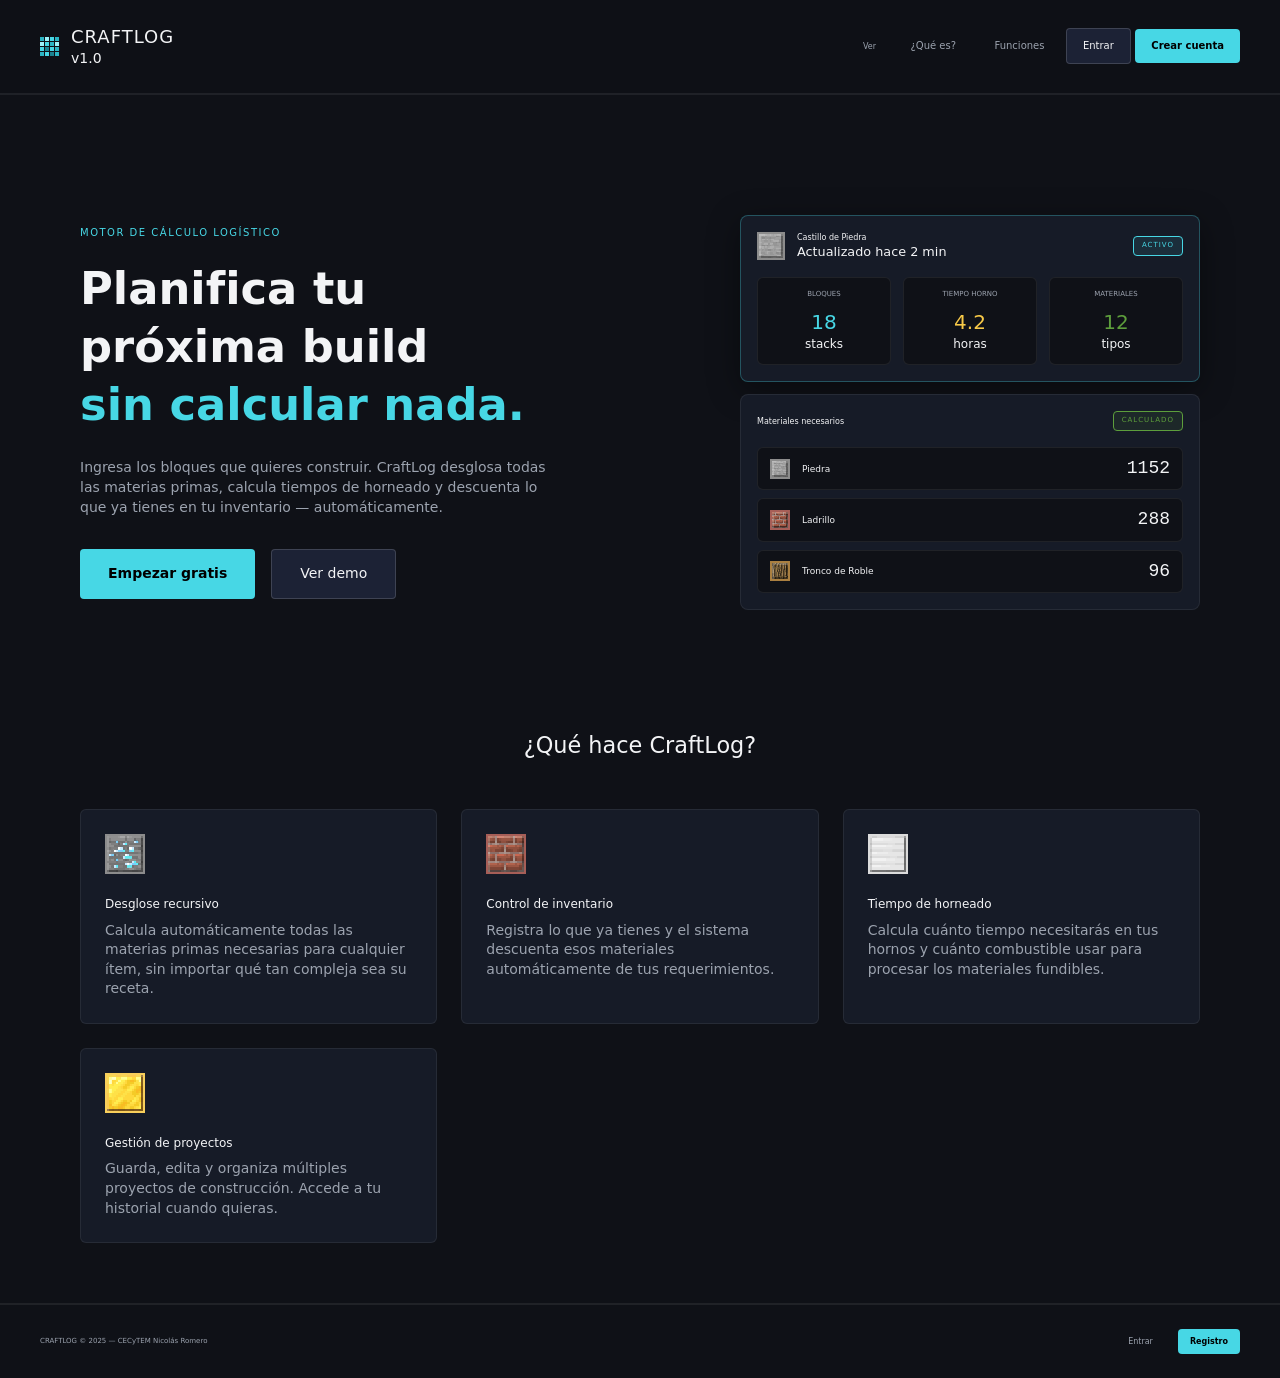
<file: index.html>
<!DOCTYPE html>
<html lang="es">
<head>
  <meta charset="UTF-8">
  <meta name="viewport" content="width=device-width, initial-scale=1.0">
  <link rel="icon" type="image/png" href="img/Logo.png">
  <title>CraftLog — Calculadora Logística</title>
  <link rel="stylesheet" href="CSS/base.css">
  <link rel="stylesheet" href="CSS/index.css">
</head>
<body>

  <!-- Navbar -->
  <nav class="navbar">
    <a href="index.html" class="navbar-brand">
      <div class="brand-icon" aria-hidden="true">
        <!-- Pixel diamond icon 4x4 -->
        <div class="brand-icon-pixel dark"></div>
        <div class="brand-icon-pixel light"></div>
        <div class="brand-icon-pixel"></div>
        <div class="brand-icon-pixel dark"></div>
        <div class="brand-icon-pixel light"></div>
        <div class="brand-icon-pixel"></div>
        <div class="brand-icon-pixel dark"></div>
        <div class="brand-icon-pixel light"></div>
        <div class="brand-icon-pixel"></div>
        <div class="brand-icon-pixel darker"></div>
        <div class="brand-icon-pixel"></div>
        <div class="brand-icon-pixel dark"></div>
        <div class="brand-icon-pixel dark"></div>
        <div class="brand-icon-pixel"></div>
        <div class="brand-icon-pixel darker"></div>
        <div class="brand-icon-pixel dark"></div>
      </div>
      <div>
        <div class="brand-text">CRAFTLOG</div>
        <div class="brand-sub">v1.0</div>
      </div>
    </a>

    <div class="nav-links">
      <button id="accessibility-toggle" class="btn btn-ghost btn-sm" title="Modo daltónico" style="font-family: var(--font-pixel); font-size: 8px;">
        Ver
      </button>
      <a href="#que-hace" class="btn btn-ghost">¿Qué es?</a>
      <a href="#features" class="btn btn-ghost">Funciones</a>
      <a href="login.html" class="btn btn-secondary">Entrar</a>
      <a href="register.html" class="btn btn-primary">Crear cuenta</a>
    </div>
  </nav>

  <!-- Hero -->
  <section class="hero">
    <div class="hero-left">
      <div class="hero-eyebrow">Motor de cálculo logístico</div>
      <h1 class="hero-title">
        Planifica tu
        <br>próxima build
        <br><span class="accent">sin calcular nada.</span>
      </h1>
      <p class="hero-desc">
        Ingresa los bloques que quieres construir. CraftLog desglosa
        todas las materias primas, calcula tiempos de horneado y descuenta
        lo que ya tienes en tu inventario — automáticamente.
      </p>
      <div class="hero-ctas">
        <a href="register.html" class="btn btn-primary btn-lg">Empezar gratis</a>
        <a href="#que-hace" class="btn btn-secondary btn-lg">Ver demo</a>
      </div>
    </div>

    <!-- Preview visual -->
    <div class="hero-right" aria-hidden="true">
      <div style="width:100%; max-width:460px;">
        <!-- Fake project card preview -->
        <div class="card card-accent animate-in" style="margin-bottom:12px; animation-delay:0.1s;">
          <div class="flex items-center justify-between mb-md">
            <div class="flex items-center gap-sm">
              <div class="pixel-block block-stone" style="width:28px;height:28px;"></div>
              <div>
                <div style="font-family:var(--font-pixel);font-size:8px;color:var(--text-primary)">Castillo de Piedra</div>
                <div class="text-sm text-muted">Actualizado hace 2 min</div>
              </div>
            </div>
            <span class="badge badge-diamond">Activo</span>
          </div>
          <div class="stats-row" style="grid-template-columns:repeat(3,1fr)">
            <div class="stat-card">
              <div class="stat-label">Bloques</div>
              <div class="stat-value accent" style="font-size:20px">18</div>
              <div class="text-xs text-muted">stacks</div>
            </div>
            <div class="stat-card">
              <div class="stat-label">Tiempo horno</div>
              <div class="stat-value gold" style="font-size:20px">4.2</div>
              <div class="text-xs text-muted">horas</div>
            </div>
            <div class="stat-card">
              <div class="stat-label">Materiales</div>
              <div class="stat-value green" style="font-size:20px">12</div>
              <div class="text-xs text-muted">tipos</div>
            </div>
          </div>
        </div>

        <!-- Fake material list -->
        <div class="card animate-in" style="animation-delay:0.2s;">
          <div class="flex items-center justify-between mb-md">
            <span style="font-family:var(--font-pixel);font-size:8px;color:var(--text-secondary)">Materiales necesarios</span>
            <span class="badge badge-grass">Calculado</span>
          </div>
          <div style="display:flex;flex-direction:column;gap:8px;">
            <div class="summary-item">
              <div class="summary-item-info">
                <div class="pixel-block block-stone" style="width:20px;height:20px;flex-shrink:0"></div>
                <span class="summary-item-name">Piedra</span>
              </div>
              <span class="font-mono text-gold" style="font-size:18px">1152</span>
            </div>
            <div class="summary-item">
              <div class="summary-item-info">
                <div class="pixel-block block-brick" style="width:20px;height:20px;flex-shrink:0"></div>
                <span class="summary-item-name">Ladrillo</span>
              </div>
              <span class="font-mono text-gold" style="font-size:18px">288</span>
            </div>
            <div class="summary-item">
              <div class="summary-item-info">
                <div class="pixel-block block-wood" style="width:20px;height:20px;flex-shrink:0"></div>
                <span class="summary-item-name">Tronco de Roble</span>
              </div>
              <span class="font-mono text-gold" style="font-size:18px">96</span>
            </div>
          </div>
        </div>
      </div>
    </div>
  </section>

  <!-- Features -->
  <section class="features-section" id="features">
    <div class="section-title">¿Qué hace CraftLog?</div>
    <div class="features-grid" id="que-hace">

      <div class="feature-card">
        <div class="pixel-block block-diamond-ore feature-icon" style="width:40px;height:40px;"></div>
        <div class="feature-title">Desglose recursivo</div>
        <p class="feature-desc">
          Calcula automáticamente todas las materias primas necesarias para cualquier ítem, sin importar qué tan compleja sea su receta.
        </p>
      </div>

      <div class="feature-card">
        <div class="pixel-block block-brick feature-icon" style="width:40px;height:40px;"></div>
        <div class="feature-title">Control de inventario</div>
        <p class="feature-desc">
          Registra lo que ya tienes y el sistema descuenta esos materiales automáticamente de tus requerimientos.
        </p>
      </div>

      <div class="feature-card">
        <div class="pixel-block block-iron feature-icon" style="width:40px;height:40px;"></div>
        <div class="feature-title">Tiempo de horneado</div>
        <p class="feature-desc">
          Calcula cuánto tiempo necesitarás en tus hornos y cuánto combustible usar para procesar los materiales fundibles.
        </p>
      </div>

      <div class="feature-card">
        <div class="pixel-block block-gold feature-icon" style="width:40px;height:40px;"></div>
        <div class="feature-title">Gestión de proyectos</div>
        <p class="feature-desc">
          Guarda, edita y organiza múltiples proyectos de construcción. Accede a tu historial cuando quieras.
        </p>
      </div>

    </div>
  </section>

  <!-- Footer simple -->
  <footer style="padding: 24px 40px; border-top: 2px solid var(--border); display:flex; align-items:center; justify-content:space-between;">
    <span style="font-family:var(--font-pixel);font-size:7px;color:var(--text-muted)">CRAFTLOG © 2025 — CECyTEM Nicolás Romero</span>
    <div class="flex gap-sm">
      <a href="login.html" class="btn btn-ghost btn-sm">Entrar</a>
      <a href="register.html" class="btn btn-primary btn-sm">Registro</a>
    </div>
  </footer>

  <script>
    const accessibilityBtn = document.getElementById('accessibility-toggle');
    
    // Comprobar si el usuario ya tenía activado el modo previamente
    if (localStorage.getItem('colorblindMode') === 'true') {
      document.body.classList.add('colorblind-mode');
      accessibilityBtn.textContent = 'Normal';
    }

    accessibilityBtn.addEventListener('click', () => {
      const isAccessible = document.body.classList.toggle('colorblind-mode');
      // Guardar la preferencia en el almacenamiento local del navegador
      localStorage.setItem('colorblindMode', isAccessible);
      
      // Cambiar el texto del botón de forma dinámica
      accessibilityBtn.textContent = isAccessible ? 'Normal' : 'Ver';
    });
  </script>
</body>
</html>
</file>
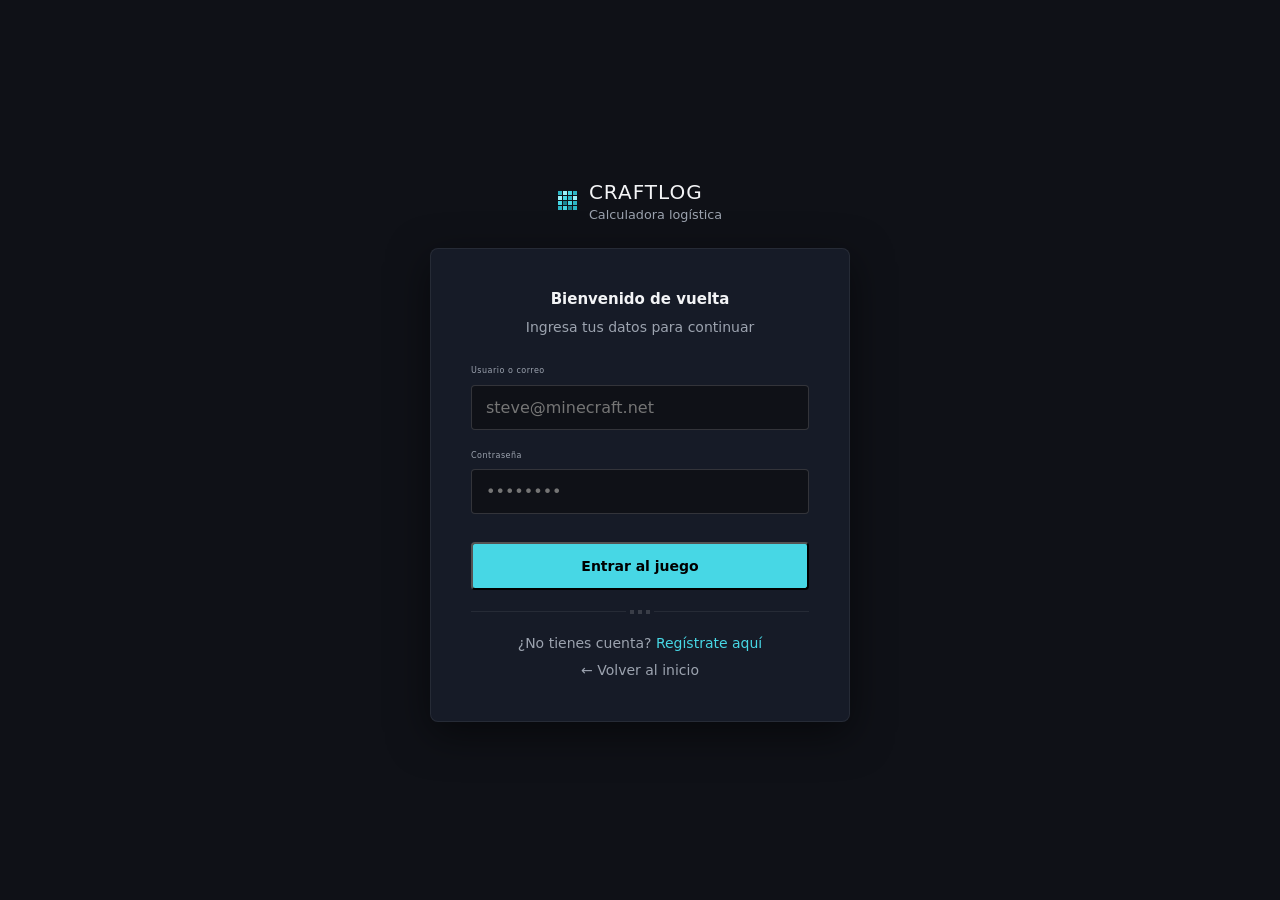
<file: login.html>
<!DOCTYPE html>
<html lang="es">
<head>
  <meta charset="UTF-8">
  <meta name="viewport" content="width=device-width, initial-scale=1.0">
  <title>Iniciar sesión — CraftLog</title>
  <link rel="icon" type="image/png" href="img/Logo.png">
  <link rel="stylesheet" href="CSS/base.css">
  <link rel="stylesheet" href="CSS/auth.css">
</head>
<body>

  <div class="auth-page">

    <a href="index.html" class="navbar-brand" style="text-decoration:none;">
      <div class="brand-icon" aria-hidden="true">
        <div class="brand-icon-pixel dark"></div>
        <div class="brand-icon-pixel light"></div>
        <div class="brand-icon-pixel"></div>
        <div class="brand-icon-pixel dark"></div>
        <div class="brand-icon-pixel light"></div>
        <div class="brand-icon-pixel"></div>
        <div class="brand-icon-pixel dark"></div>
        <div class="brand-icon-pixel light"></div>
        <div class="brand-icon-pixel"></div>
        <div class="brand-icon-pixel darker"></div>
        <div class="brand-icon-pixel"></div>
        <div class="brand-icon-pixel dark"></div>
        <div class="brand-icon-pixel dark"></div>
        <div class="brand-icon-pixel"></div>
        <div class="brand-icon-pixel darker"></div>
        <div class="brand-icon-pixel dark"></div>
      </div>
      <div>
        <div class="brand-text">CRAFTLOG</div>
        <div class="brand-sub">Calculadora logística</div>
      </div>
    </a>

    <div class="auth-box animate-in">
      <h1 class="auth-title">Bienvenido de vuelta</h1>
      <p class="auth-sub">Ingresa tus datos para continuar</p>

      <form class="auth-form" id="loginForm" novalidate>

        <div class="input-group">
          <label for="loginUser" class="input-label">Usuario o correo</label>
          <input
            type="text"
            id="loginUser"
            class="input-field"
            placeholder="steve@minecraft.net"
            autocomplete="username"
            required
          >
        </div>

        <div class="input-group">
          <label for="loginPass" class="input-label">Contraseña</label>
          <input
            type="password"
            id="loginPass"
            class="input-field"
            placeholder="••••••••"
            autocomplete="current-password"
            required
          >
        </div>

        <button type="submit" class="btn btn-primary btn-full btn-lg" style="margin-top:8px;">
          Entrar al juego
        </button>

      </form>

      <div class="pixel-divider" style="margin: 20px 0;">
        <span></span><span></span><span></span>
      </div>

      <p class="auth-link">
        ¿No tienes cuenta? <a href="register.html">Regístrate aquí</a>
      </p>
      <p class="auth-link" style="margin-top:8px;">
        <a href="index.html" style="color:var(--text-muted)">← Volver al inicio</a>
      </p>
    </div>

  </div>

  <script src="JS/login.js"></script>
</body>
</html>
</file>
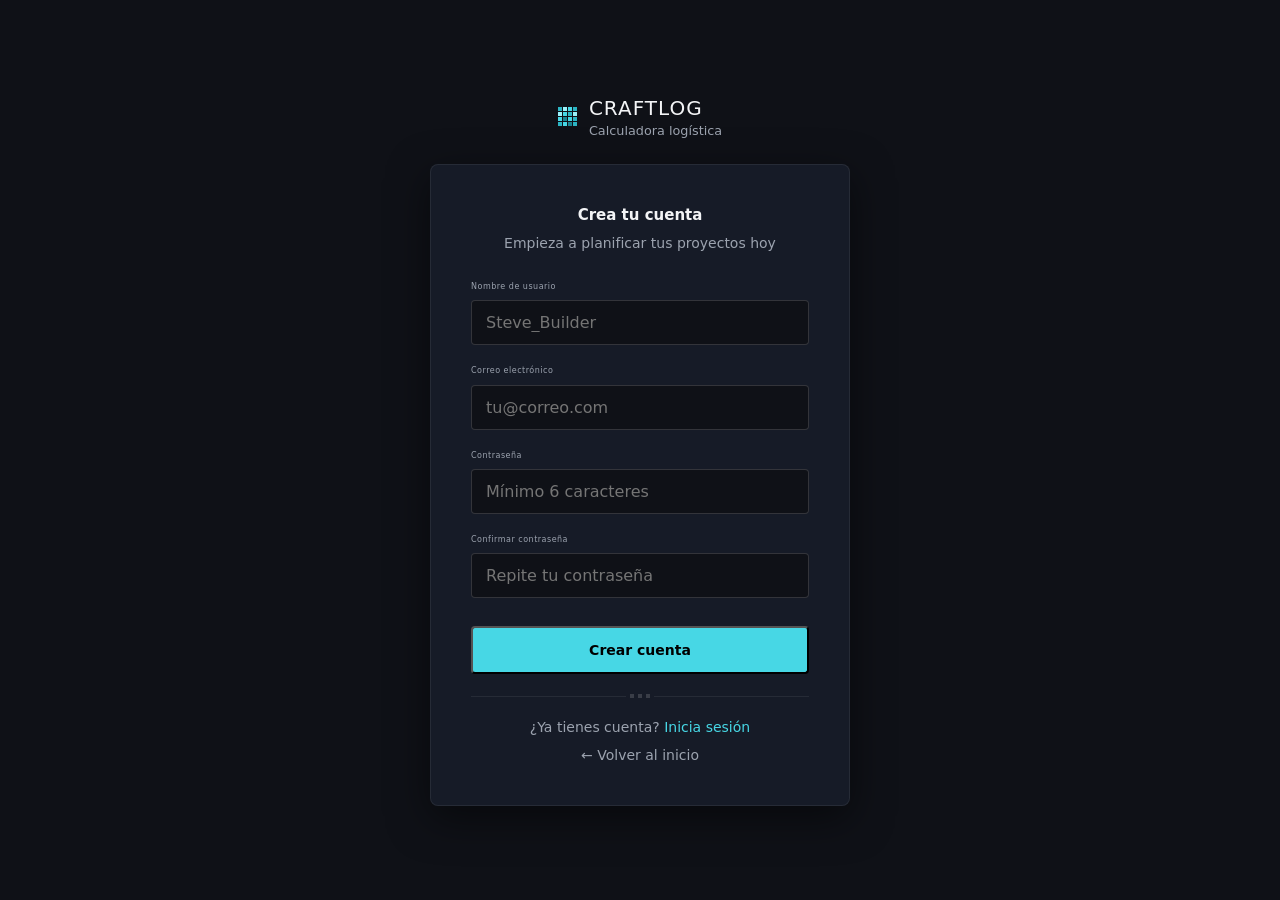
<file: register.html>
<!DOCTYPE html>
<html lang="es">
<head>
  <meta charset="UTF-8">
  <meta name="viewport" content="width=device-width, initial-scale=1.0">
  <title>Crear cuenta — CraftLog</title>
  <link rel="icon" type="image/png" href="img/Logo.png">
  <link rel="stylesheet" href="CSS/base.css">
  <link rel="stylesheet" href="CSS/auth.css">
</head>
<body>

  <div class="auth-page">

    <a href="index.html" class="navbar-brand" style="text-decoration:none;">
      <div class="brand-icon" aria-hidden="true">
        <div class="brand-icon-pixel dark"></div>
        <div class="brand-icon-pixel light"></div>
        <div class="brand-icon-pixel"></div>
        <div class="brand-icon-pixel dark"></div>
        <div class="brand-icon-pixel light"></div>
        <div class="brand-icon-pixel"></div>
        <div class="brand-icon-pixel dark"></div>
        <div class="brand-icon-pixel light"></div>
        <div class="brand-icon-pixel"></div>
        <div class="brand-icon-pixel darker"></div>
        <div class="brand-icon-pixel"></div>
        <div class="brand-icon-pixel dark"></div>
        <div class="brand-icon-pixel dark"></div>
        <div class="brand-icon-pixel"></div>
        <div class="brand-icon-pixel darker"></div>
        <div class="brand-icon-pixel dark"></div>
      </div>
      <div>
        <div class="brand-text">CRAFTLOG</div>
        <div class="brand-sub">Calculadora logística</div>
      </div>
    </a>

    <div class="auth-box animate-in">
      <h1 class="auth-title">Crea tu cuenta</h1>
      <p class="auth-sub">Empieza a planificar tus proyectos hoy</p>

      <form class="auth-form" id="registerForm" novalidate>

        <div class="input-group">
          <label for="regUser" class="input-label">Nombre de usuario</label>
          <input
            type="text"
            id="regUser"
            class="input-field"
            placeholder="Steve_Builder"
            autocomplete="username"
            required
            minlength="4"
          >
        </div>

        <div class="input-group">
          <label for="regEmail" class="input-label">Correo electrónico</label>
          <input
            type="email"
            id="regEmail"
            class="input-field"
            placeholder="tu@correo.com"
            autocomplete="email"
            required
          >
        </div>

        <div class="input-group">
          <label for="regPass" class="input-label">Contraseña</label>
          <input
            type="password"
            id="regPass"
            class="input-field"
            placeholder="Mínimo 6 caracteres"
            autocomplete="new-password"
            required
            minlength="6"
          >
        </div>

        <div class="input-group">
          <label for="regPassConfirm" class="input-label">Confirmar contraseña</label>
          <input
            type="password"
            id="regPassConfirm"
            class="input-field"
            placeholder="Repite tu contraseña"
            autocomplete="new-password"
            required
          >
        </div>

        <!-- Error inline -->
        <p id="formError" class="text-sm" style="color:var(--text-red);display:none;"></p>

        <button type="submit" class="btn btn-primary btn-full btn-lg" style="margin-top:8px;">
          Crear cuenta
        </button>

      </form>

      <div class="pixel-divider" style="margin: 20px 0;">
        <span></span><span></span><span></span>
      </div>

      <p class="auth-link">
        ¿Ya tienes cuenta? <a href="login.html">Inicia sesión</a>
      </p>
      <p class="auth-link" style="margin-top:8px;">
        <a href="index.html" style="color:var(--text-muted)">← Volver al inicio</a>
      </p>
    </div>

  </div>

  <script src="JS/register.js"></script>
</body>
</html>
</file>
<file: CSS/base.css>
/* ============================================================
   CRAFTLOG — Design System & Base Globals
   ============================================================ */

@font-face {
  font-family: 'Press Start 2P';
  src: url('../fonts/Minecraft.ttf') format('truetype');
  font-display: swap;
}

@font-face {
  font-family: 'VT323';
  src: url('../fonts/Minecraft.ttf') format('truetype');
  font-display: swap;
}

/* ── Tokens de Diseño y Escalado Fluido ──────────────────── */
:root {
  /* Minecraft Palette */
  --mc-dirt:      #8B6914;
  --mc-stone:     #7F7F7F;
  --mc-grass:     #5D9E3C;
  --mc-wood:      #A0702A;
  --mc-iron:      #D8D8D8;
  --mc-obsidian:  #1A1A2E;
  --mc-diamond:   #47D7E5;
  --mc-gold:      #F7C948;
  --mc-redstone:  #D4321F;
  --mc-netherite: #2C2C2C;

  /* App Palette */
  --bg:           #0F1117;
  --bg-card:      #161B27;
  --bg-hover:     #1C2235;
  --border:       rgba(255, 255, 255, 0.07);
  --border-strong: rgba(255, 255, 255, 0.15);
  --text:         #F3F4F6;
  --text-muted:   #9CA3AF;
  
  /* Fuentes base */
  --font-pixel:   'Press Start 2P', monospace;
  --font-text:    'VT323', sans-serif;

  /* Escalado de fuentes inteligente según pantalla (min, recomendado, max) */
  --fs-title: clamp(1.5rem, 4vw + 0.5rem, 2.8rem);
  --fs-subtitle: clamp(1rem, 2vw + 0.5rem, 1.4rem);
  --fs-body: clamp(0.95rem, 1.2vw + 0.3rem, 1.15rem);
  --fs-pixel-sm: clamp(7px, 0.6vw + 3px, 10px);
}

/* ── Reset Global ────────────────────────────────────────── */
*, *::before, *::after {
  box-sizing: border-box;
  margin: 0;
  padding: 0;
}

body {
  background-color: var(--bg);
  color: var(--text);
  font-family: var(--font-text);
  font-size: var(--fs-body);
  line-height: 1.4;
  overflow-x: hidden;
  min-height: 100vh;
}

a {
  text-decoration: none;
  color: inherit;
}

/* ── Componentes Reutilizables (Botones y Flex) ─────────── */
.flex { display: flex; }
.gap-sm { gap: 12px; }
.gap-md { gap: 24px; }

.btn {
  font-family: var(--font-pixel);
  font-size: var(--fs-pixel-sm);
  padding: 10px 16px;
  border-radius: 4px;
  cursor: pointer;
  transition: all 0.2s ease;
  display: inline-flex;
  align-items: center;
  justify-content: center;
}

/* ── Elementos Pixel Art Generales ───────────────────────── */
.pixel-divider {
  display: flex;
  align-items: center;
  gap: 4px;
  margin: 24px 0;
}
.pixel-divider span {
  display: inline-block;
  width: 4px; height: 4px;
  background: var(--border-strong);
}
.pixel-divider::before, .pixel-divider::after {
  content: '';
  flex: 1;
  height: 1px;
  background: var(--border);
}

/* ── Scrollbar Custom ────────────────────────────────────── */
::-webkit-scrollbar { width: 6px; height: 6px; }
::-webkit-scrollbar-track { background: transparent; }
::-webkit-scrollbar-thumb { background: var(--border-strong); border-radius: 2px; }
::-webkit-scrollbar-thumb:hover { background: rgba(255, 255, 255, 0.2); }

/* ── Animaciones ─────────────────────────────────────────── */
@keyframes pulse-accent {
  0%, 100% { box-shadow: 0 0 12px rgba(71, 215, 229, 0.1); }
  50% { box-shadow: 0 0 24px rgba(71, 215, 229, 0.25); }
}

@keyframes fadeInUp {
  from { opacity: 0; transform: translateY(12px); }
  to { opacity: 1; transform: translateY(0); }
}

.animate-fade-in {
  animation: fadeInUp 0.6s ease forwards;
}

/* ── Utilidades de Flexbox y Espaciado ───────────────────── */
.items-center { align-items: center; }
.justify-between { justify-content: space-between; }
.mb-md { margin-bottom: 16px; }

/* ── Utilidades de Texto y Color ─────────────────────────── */
.text-sm { font-size: clamp(0.75rem, 1vw, 0.875rem); }
.text-xs { font-size: 0.75rem; }
.font-mono { font-family: monospace; }
.accent { color: var(--mc-diamond); }
.gold { color: var(--mc-gold); }
.green { color: var(--mc-grass); }

/* ── Variaciones de Botones ──────────────────────────────── */
.btn-primary { background: var(--mc-diamond); color: #000; font-weight: bold; }
.btn-primary:hover { background: #5ce6f5; transform: translateY(-2px); }

.btn-secondary { background: var(--bg-hover); border: 1px solid var(--border-strong); color: var(--text); }
.btn-secondary:hover { background: var(--border-strong); }

.btn-ghost { background: transparent; border: 1px solid transparent; color: var(--text-muted); }
.btn-ghost:hover { color: var(--text); border-color: var(--border); }

.btn-lg { padding: 14px 28px; font-size: var(--fs-body); }
.btn-sm { padding: 6px 12px; font-size: 8px; }

/* ── Etiquetas (Badges) ──────────────────────────────────── */
.badge {
  font-family: var(--font-pixel);
  font-size: 7px;
  padding: 4px 8px;
  border-radius: 4px;
  text-transform: uppercase;
  letter-spacing: 1px;
}
.badge-diamond { background: rgba(71, 215, 229, 0.1); color: var(--mc-diamond); border: 1px solid var(--mc-diamond); }
.badge-grass { background: rgba(93, 158, 60, 0.1); color: var(--mc-grass); border: 1px solid var(--mc-grass); }

/* ── Tarjetas (Cards) ────────────────────────────────────── */
.card {
  background: var(--bg-card);
  border: 1px solid var(--border);
  border-radius: 8px;
  padding: 16px;
}
.card-accent {
  border-color: rgba(71, 215, 229, 0.3);
  box-shadow: 0 8px 32px rgba(0, 0, 0, 0.4);
}

/* ── Configuración para Daltonismo (Paleta Seguro/Contraste) ── */
body.colorblind-mode {
  /* Reemplazamos los tonos conflictivos rojo/verde por azul/naranja adaptados */
  --mc-grass:     #0072B2; /* Azul intenso altamente visible */
  --mc-redstone:  #D55E00; /* Naranja rojizo brillante */
  --mc-dirt:      #73543F;
  --mc-diamond:   #56B4E9; /* Celeste cielo de alto contraste */
  --mc-gold:      #F0E442; /* Amarillo puro */
  
  /* Ajuste visual para el estado activo */
  --accent: var(--mc-diamond);
}

/* Pequeño feedback visual al activar el botón */
body.colorblind-mode #accessibility-toggle {
  background: var(--bg-hover);
  border-color: var(--mc-diamond);
  color: var(--mc-diamond);
}

/* ── Configuración de Tipografías por Defecto (Modo Estándar) ── */
:root {
  /* Por defecto, la fuente de texto y de títulos es limpia y legible */
  --font-text:  system-ui, -apple-system, BlinkMacSystemFont, 'Segoe UI', Roboto, sans-serif;
  --font-pixel: system-ui, -apple-system, BlinkMacSystemFont, 'Segoe UI', Roboto, sans-serif;
  
  /* Mantienes tus tamaños normales... */
  --fs-body: 14px;
}

/* ── Cuando se activa el Modo Minecraft, se inyecta la fuente pixelada ── */
body.mc-classic-theme {
  --font-text:  'VT323', monospace;
  --font-pixel: 'Press Start 2P', display;
}

/* ── Cuando se activa el Modo Daltónico (Mantiene la fuente limpia para mejor accesibilidad) ── */
body.colorblind-mode {
  --font-text:  system-ui, -apple-system, BlinkMacSystemFont, 'Segoe UI', Roboto, sans-serif;
  --font-pixel: system-ui, -apple-system, BlinkMacSystemFont, 'Segoe UI', Roboto, sans-serif;
}
</file>
<file: CSS/index.css>
/* ============================================================
   CRAFTLOG — Index / Landing Page Styles
   ============================================================ */

/* ── Navbar ──────────────────────────────────────────────── */
.navbar {
  display: flex;
  align-items: center;
  justify-content: space-between;
  padding: clamp(12px, 2vw, 24px) clamp(16px, 4vw, 40px);
  border-bottom: 2px solid var(--border);
  background: rgba(15, 17, 23, 0.85);
  backdrop-filter: blur(8px);
  position: sticky;
  top: 0;
  z-index: 100;
}

.navbar-brand {
  display: flex;
  align-items: center;
  gap: 12px;
}

.brand-text {
  font-family: var(--font-pixel);
  font-size: clamp(12px, 1.5vw, 18px);
  letter-spacing: 1px;
}

/* Icono de diamante hecho con pixeles */
.brand-icon {
  display: grid;
  grid-template-columns: repeat(4, 4px);
  gap: 1px;
}
.brand-icon-pixel {
  width: 4px; height: 4px;
  background: var(--mc-diamond);
}
.brand-icon-pixel.dark { background: #2cb5c4; }
.brand-icon-pixel.darker { background: #1a8391; }
.brand-icon-pixel.light { background: #9bf2fa; }

/* ── Hero Section (Corregido a 2 Columnas) ──────────────── */
.hero {
  display: flex;
  flex-direction: column;
  align-items: center;
  gap: 40px;
  padding: clamp(60px, 10vw, 120px) clamp(20px, 5vw, 40px);
  max-width: 1200px;
  margin: 0 auto;
}

/* En PC se pone en dos columnas */
@media (min-width: 850px) {
  .hero {
    flex-direction: row;
    justify-content: space-between;
    align-items: center;
  }
  .hero-left {
    flex: 1;
    max-width: 55%;
    text-align: left;
  }
  .hero-right {
    flex: 1;
    display: flex;
    justify-content: flex-end;
  }
}

.hero-eyebrow {
  font-family: var(--font-pixel);
  font-size: 10px;
  color: var(--mc-diamond);
  margin-bottom: 20px;
  text-transform: uppercase;
  letter-spacing: 1.5px;
}

.hero-title {
  font-family: var(--font-pixel);
  font-size: var(--fs-title);
  line-height: 1.3;
  margin-bottom: 24px;
}

.hero-desc {
  color: var(--text-muted);
  font-size: var(--fs-body);
  margin-bottom: 32px;
  max-width: 90%;
}

.hero-ctas {
  display: flex;
  gap: 16px;
  flex-wrap: wrap;
}

/* ── Estilos de las mini-tarjetas de estadísticas ────────── */
.stats-row {
  display: grid;
  gap: 12px;
  margin-top: 16px;
}
.stat-card {
  background: var(--bg);
  border: 1px solid var(--border);
  padding: 12px;
  border-radius: 6px;
  text-align: center;
}
.stat-label {
  font-family: var(--font-pixel);
  font-size: 7px;
  color: var(--text-muted);
  margin-bottom: 8px;
  text-transform: uppercase;
}

/* ── Lista de materiales (Summary Items) ─────────────────── */
.summary-item {
  display: flex;
  align-items: center;
  justify-content: space-between;
  background: var(--bg);
  padding: 8px 12px;
  border-radius: 6px;
  border: 1px solid var(--border);
}
.summary-item-info {
  display: flex;
  align-items: center;
  gap: 12px;
}
.summary-item-name {
  font-family: var(--font-pixel);
  font-size: 9px;
  color: var(--text);
}

/* ── Fallbacks de bloques faltantes ──────────────────────── */
.block-brick { background-color: #9c4c44; }
.block-diamond-ore { background-color: #7f7f7f; }

/* ── Título de Secciones ─────────────────────────────────── */
.section-title {
  font-family: var(--font-pixel);
  font-size: var(--fs-subtitle);
  text-align: center;
  margin-bottom: 48px;
  color: var(--text);
}

/* ── Features Grid (Se adapta a cualquier pantalla) ─────── */
.features-grid {
  display: grid;
  /* Crea columnas automáticas de mínimo 280px, si no caben se bajan solas */
  grid-template-columns: repeat(auto-fit, minmax(280px, 1fr));
  gap: 24px;
  padding: 0 clamp(16px, 5vw, 40px) 60px clamp(16px, 5vw, 40px);
  max-width: 1200px;
  margin: 0 auto;
}

.feature-card {
  background: var(--bg-card);
  border: 1px solid var(--border);
  border-radius: 6px;
  padding: 24px;
  transition: transform 0.2s ease, border-color 0.2s ease;
}

.feature-card:hover {
  transform: translateY(-4px);
  border-color: var(--border-strong);
  background: var(--bg-hover);
}

.feature-title {
  font-family: var(--font-pixel);
  font-size: clamp(10px, 1vw + 2px, 12px);
  margin: 16px 0 8px 0;
}

.feature-desc {
  color: var(--text-muted);
  font-size: var(--fs-body);
}

/* ── Sistema de Bloques de Minecraft con Fallback ────────── */
.pixel-block {
  display: inline-block;
  width: 40px;
  height: 40px;
  image-rendering: pixelated;
  image-rendering: crisp-edges;
  border: 2px solid rgba(255, 255, 255, 0.1);
  box-shadow: inset 2px 2px 0 rgba(255, 255, 255, 0.2), 
              inset -2px -2px 0 rgba(0, 0, 0, 0.4);
  background-size: cover;
  background-position: center;
  background-repeat: no-repeat;
  
  /* ELIMINAMOS background-image: var(--block-img, none); de aquí */
}

/* Clases específicas: El background-color entra si la url falla o no existe */
.block-stone {
  background-color: var(--mc-stone);
  background-image: url('../img/stone.png');
}

.block-iron {
  background-color: var(--mc-iron);
  background-image: url('../img/iron.png');
}

.block-gold {
  background-color: var(--mc-gold);
  background-image: url('../img/gold.png');
}

.block-wood {
  background-color: var(--mc-wood);
  background-image: url('../img/oak_wood.png');
}

/* Agregamos los que te faltaban en las clases individuales */
.block-brick { 
  background-color: #9c4c44; 
  background-image: url('../img/brick.png'); /* Asegúrate de que se llame así en tu carpeta */
}

.block-diamond-ore { 
  background-color: #7f7f7f; 
  background-image: url('../img/diamond_ore.png'); /* Asegúrate de que se llame así */
}
</file>
<file: CSS/auth.css>
/* ============================================================
   CRAFTLOG — Auth Styles (Login & Register)
   ============================================================ */

/* Contenedor principal centrado que ocupa toda la pantalla */
.auth-page {
  display: flex;
  flex-direction: column;
  justify-content: center;
  align-items: center;
  min-height: 100vh;
  padding: clamp(20px, 4vw, 40px);
  background-color: var(--bg);
}

/* Reutilización del Brand Mark centrado arriba del recuadro */
.auth-page .navbar-brand {
  display: flex;
  align-items: center;
  gap: 12px;
  margin-bottom: 24px;
}

.auth-page .brand-text {
  font-family: var(--font-pixel);
  font-size: clamp(14px, 2vw, 20px);
  letter-spacing: 1px;
}

.auth-page .brand-sub {
  font-size: clamp(0.75rem, 1vw, 0.85rem);
  color: var(--text-muted);
}

/* ── La Caja de Autenticación (Escalable) ────────────────── */
.auth-box {
  background: var(--bg-card);
  border: 1px solid var(--border);
  border-radius: 8px;
  padding: clamp(24px, 4vw, 40px);
  width: 100%;
  max-width: 420px; /* Evita que se deforme en pantallas gigantes */
  box-shadow: 0 12px 40px rgba(0, 0, 0, 0.5);
  animation: fadeInUp 0.4s ease forwards;
}

.auth-title {
  font-family: var(--font-pixel);
  font-size: clamp(11px, 1.5vw + 4px, 15px);
  text-align: center;
  margin-bottom: 8px;
  color: var(--text);
}

.auth-sub {
  font-size: var(--fs-body);
  color: var(--text-muted);
  text-align: center;
  margin-bottom: 28px;
}

/* ── Formularios y Campos de Entrada ─────────────────────── */
.auth-form {
  display: flex;
  flex-direction: column;
  gap: 20px;
}

.input-group {
  display: flex;
  flex-direction: column;
  gap: 8px;
}

.input-label {
  font-family: var(--font-pixel);
  font-size: 8px;
  color: var(--text-muted);
  letter-spacing: 0.5px;
}

.input-field {
  background-color: var(--bg);
  border: 1px solid var(--border-strong);
  color: var(--text);
  font-family: var(--font-text);
  font-size: clamp(1rem, 1.2vw, 1.15rem);
  padding: 12px 14px;
  border-radius: 4px;
  outline: none;
  transition: border-color 0.2s ease, box-shadow 0.2s ease;
}

/* Focus con la estética del diamante de Minecraft */
.input-field:focus {
  border-color: var(--mc-diamond);
  box-shadow: 0 0 8px rgba(71, 215, 229, 0.2);
}

/* ── Elementos Utilitarios de la caja ────────────────────── */
.btn-full {
  width: 100%;
}

.auth-link {
  font-size: var(--fs-body);
  text-align: center;
  color: var(--text-muted);
}

.auth-link a {
  color: var(--mc-diamond);
  transition: color 0.2s ease;
}

.auth-link a:hover {
  color: #5ce6f5;
  text-decoration: underline;
}

/* Ajuste específico para el icono pixel-art de la navbar en esta vista */
.brand-icon {
  display: grid;
  grid-template-columns: repeat(4, 4px);
  gap: 1px;
}
.brand-icon-pixel {
  width: 4px;
  height: 4px;
  background: var(--mc-diamond);
}
.brand-icon-pixel.dark { background: #2cb5c4; }
.brand-icon-pixel.darker { background: #1a8391; }
.brand-icon-pixel.light { background: #9bf2fa; }
</file>
